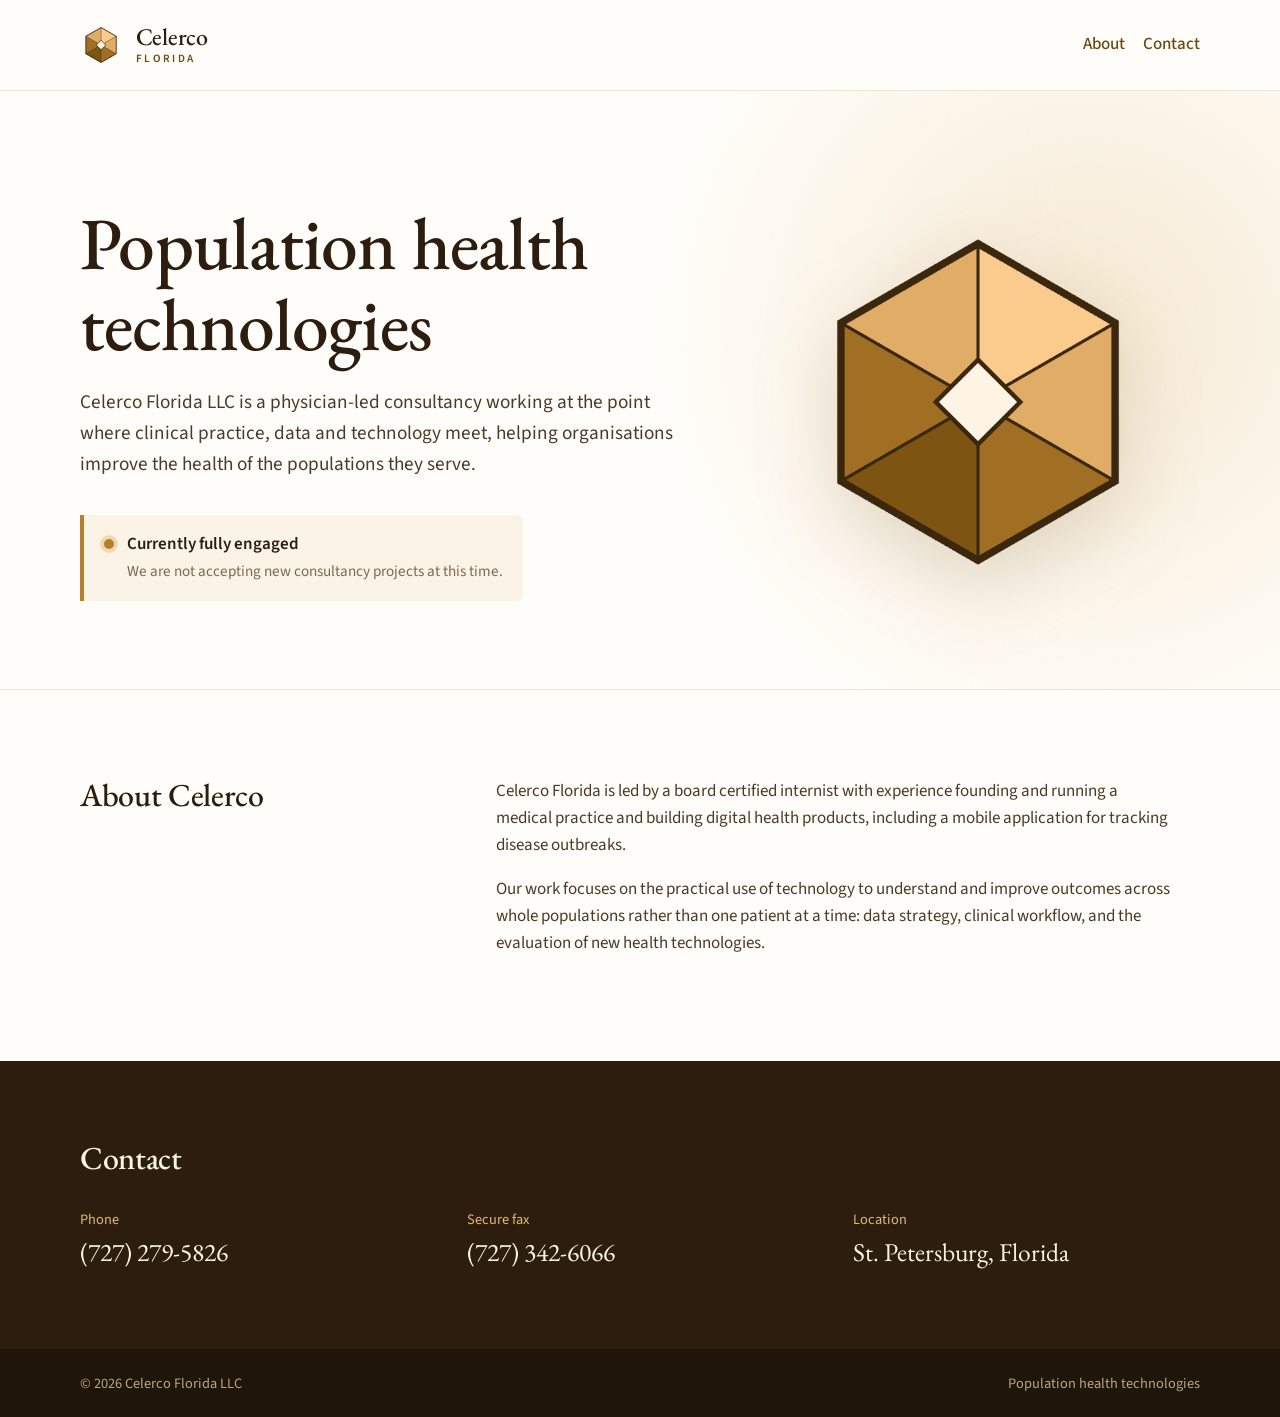
<file: index.html>
<!DOCTYPE html>
<html lang="en">
<head>
  <meta charset="UTF-8">
  <meta name="viewport" content="width=device-width, initial-scale=1.0">
  <title>Celerco Florida LLC | Population health technologies</title>
  <meta name="description" content="Celerco Florida LLC is a population health technologies consultancy based in St. Petersburg, Florida.">
  <link rel="icon" type="image/png" href="assets/celerco-florida-icon.png">
  <link rel="preconnect" href="https://fonts.googleapis.com">
  <link rel="preconnect" href="https://fonts.gstatic.com" crossorigin>
  <link href="https://fonts.googleapis.com/css2?family=EB+Garamond:ital,wght@0,400;0,500;0,600;1,400&family=Source+Sans+3:wght@400;500;600&display=swap" rel="stylesheet">

  <!--
    ============================================================
    HOW TO EDIT THIS PAGE
    ------------------------------------------------------------
    Everything you might want to change is marked further down with
    a comment that starts with   EDIT:
    Just change the words between the tags. Leave the tags alone.
    Example:  <p>Change these words</p>  <- only change the words.
    ============================================================
  -->

  <style>
    :root {
      --ink: #2c1d0e;        /* deep brown, same as the logo outline */
      --bark: #6b4a12;       /* dark gold from the logo's lower faces */
      --gold: #b67f2a;       /* mid gold */
      --sand: #e1b77c;       /* light gold from the logo's top faces */
      --cream: #fbf3e5;      /* the diamond at the centre of the logo */
      --paper: #fffdf9;
      --muted: #7a6a55;
    }

    * { box-sizing: border-box; margin: 0; padding: 0; }

    html { scroll-behavior: smooth; }

    body {
      font-family: "Source Sans 3", "Segoe UI", sans-serif;
      font-size: 1.0625rem;
      line-height: 1.6;
      color: var(--ink);
      background: var(--paper);
      -webkit-font-smoothing: antialiased;
    }

    h1, h2, .brand-name {
      font-family: "EB Garamond", Georgia, serif;
      font-weight: 500;
      line-height: 1.1;
      letter-spacing: -0.01em;
    }

    a { color: inherit; }

    .wrap {
      width: min(1120px, 100% - 3rem);
      margin-inline: auto;
    }

    /* ---------- Header ---------- */
    header {
      padding: 1.5rem 0;
      border-bottom: 1px solid #efe3cf;
    }

    header .wrap {
      display: flex;
      align-items: center;
      justify-content: space-between;
      gap: 1.5rem;
    }

    .brand {
      display: flex;
      align-items: center;
      gap: 0.85rem;
      text-decoration: none;
    }

    .brand img { width: 42px; height: 42px; }

    .brand-name { font-size: 1.5rem; }

    .brand-name small {
      display: block;
      font-family: "Source Sans 3", sans-serif;
      font-size: 0.7rem;
      font-weight: 600;
      letter-spacing: 0.22em;
      color: var(--bark);
      margin-top: 0.15rem;
    }

    nav a {
      font-weight: 500;
      text-decoration: none;
      color: var(--bark);
      padding: 0.4rem 0;
      border-bottom: 2px solid transparent;
    }

    nav a:hover, nav a:focus-visible { border-bottom-color: var(--gold); outline: none; }

    /* ---------- Hero ---------- */
    .hero {
      padding: clamp(3.5rem, 9vw, 7rem) 0 clamp(3rem, 7vw, 5.5rem);
      background:
        radial-gradient(circle at 85% 40%, #f6e9d3 0, transparent 38%),
        var(--paper);
    }

    .hero .wrap {
      display: grid;
      grid-template-columns: 1.15fr 0.85fr;
      align-items: center;
      gap: clamp(2rem, 6vw, 5rem);
    }

    .hero h1 {
      font-size: clamp(2.6rem, 6vw, 4.6rem);
      margin-bottom: 1.4rem;
      text-wrap: balance;
    }

    .hero .lede {
      font-size: 1.2rem;
      max-width: 34em;
      color: #4a3a27;
      margin-bottom: 2.2rem;
    }

    .status {
      display: inline-flex;
      align-items: flex-start;
      gap: 0.8rem;
      padding: 1rem 1.25rem;
      border-left: 4px solid var(--gold);
      background: var(--cream);
      border-radius: 0 6px 6px 0;
      max-width: 34em;
    }

    .status .dot {
      flex: none;
      width: 10px; height: 10px;
      margin-top: 0.5rem;
      border-radius: 50%;
      background: var(--gold);
      box-shadow: 0 0 0 4px #efd9b3;
    }

    .status strong { display: block; font-weight: 600; }
    .status span { color: var(--muted); font-size: 0.95rem; }

    .hero-art {
      display: flex;
      justify-content: center;
    }

    .hero-art img {
      width: min(100%, 380px);
      height: auto;
      filter: drop-shadow(0 24px 40px rgba(107, 74, 18, 0.18));
    }

    /* ---------- About ---------- */
    .about {
      padding: clamp(3rem, 7vw, 5.5rem) 0;
      border-top: 1px solid #efe3cf;
    }

    .about .wrap {
      display: grid;
      grid-template-columns: 1fr 2fr;
      gap: clamp(1.5rem, 5vw, 4rem);
    }

    .about h2 { font-size: 2rem; }

    .about p { max-width: 40em; margin-bottom: 1rem; color: #4a3a27; }

    /* ---------- Contact ---------- */
    .contact {
      background: var(--ink);
      color: var(--cream);
      padding: clamp(3rem, 7vw, 5rem) 0;
    }

    .contact .wrap {
      display: grid;
      grid-template-columns: 1fr 1fr 1fr;
      gap: 2.5rem;
    }

    .contact h2 {
      font-size: 2rem;
      grid-column: 1 / -1;
      margin-bottom: -0.5rem;
    }

    .contact dt {
      font-size: 0.9rem;
      color: var(--sand);
      margin-bottom: 0.3rem;
    }

    .contact dd {
      font-family: "EB Garamond", Georgia, serif;
      font-size: 1.6rem;
      line-height: 1.3;
    }

    .contact dd a { text-decoration: none; }
    .contact dd a:hover { text-decoration: underline; text-decoration-color: var(--gold); }

    /* ---------- Footer ---------- */
    footer {
      background: #1f1508;
      color: #b7a58a;
      font-size: 0.9rem;
      padding: 1.4rem 0;
    }

    footer .wrap {
      display: flex;
      justify-content: space-between;
      flex-wrap: wrap;
      gap: 0.5rem;
    }

    /* ---------- Small screens ---------- */
    @media (max-width: 820px) {
      .hero .wrap { grid-template-columns: 1fr; }
      .hero-art { order: -1; }
      .hero-art img { width: min(60%, 260px); }
      .about .wrap { grid-template-columns: 1fr; }
      .contact .wrap { grid-template-columns: 1fr; gap: 1.5rem; }
      nav { display: none; }
    }

    @media (prefers-reduced-motion: no-preference) {
      html { scroll-behavior: smooth; }
    }
  </style>
</head>

<body>

  <header>
    <div class="wrap">
      <a class="brand" href="#top">
        <img src="assets/celerco-florida-icon.png" alt="">
        <span class="brand-name">Celerco<small>FLORIDA</small></span>
      </a>
      <nav>
        <a href="#about">About</a>
        &nbsp;&nbsp;&nbsp;&nbsp;
        <a href="#contact">Contact</a>
      </nav>
    </div>
  </header>

  <main id="top">

    <section class="hero">
      <div class="wrap">
        <div>
          <!-- EDIT: main headline -->
          <h1>Population health technologies</h1>

          <!-- EDIT: one or two sentences describing the company -->
          <p class="lede">
            Celerco Florida LLC is a physician-led consultancy working at the point where
            clinical practice, data and technology meet, helping organisations improve
            the health of the populations they serve.
          </p>

          <!-- EDIT: current availability notice -->
          <div class="status">
            <span class="dot"></span>
            <div>
              <strong>Currently fully engaged</strong>
              <span>We are not accepting new consultancy projects at this time.</span>
            </div>
          </div>
        </div>

        <div class="hero-art">
          <img src="assets/celerco-florida-icon.png" alt="Celerco Florida emblem">
        </div>
      </div>
    </section>

    <section class="about" id="about">
      <div class="wrap">
        <h2>About Celerco</h2>
        <div>
          <!-- EDIT: about paragraphs. Add or remove <p> ... </p> blocks as you like. -->
          <p>
            Celerco Florida is led by a board certified internist with experience founding
            and running a medical practice and building digital health products, including
            a mobile application for tracking disease outbreaks.
          </p>
          <p>
            Our work focuses on the practical use of technology to understand and improve
            outcomes across whole populations rather than one patient at a time: data
            strategy, clinical workflow, and the evaluation of new health technologies.
          </p>
        </div>
      </div>
    </section>

    <section class="contact" id="contact">
      <div class="wrap">
        <h2>Contact</h2>
        <dl>
          <dt>Phone</dt>
          <!-- EDIT: phone number (change it in both places) -->
          <dd><a href="tel:+17272795826">(727) 279-5826</a></dd>
        </dl>
        <dl>
          <dt>Secure fax</dt>
          <!-- EDIT: fax number -->
          <dd>(727) 342-6066</dd>
        </dl>
        <dl>
          <dt>Location</dt>
          <!-- EDIT: location -->
          <dd>St. Petersburg, Florida</dd>
        </dl>
      </div>
    </section>

  </main>

  <footer>
    <div class="wrap">
      <!-- EDIT: footer text -->
      <span>&copy; 2026 Celerco Florida LLC</span>
      <span>Population health technologies</span>
    </div>
  </footer>

</body>
</html>
</file>
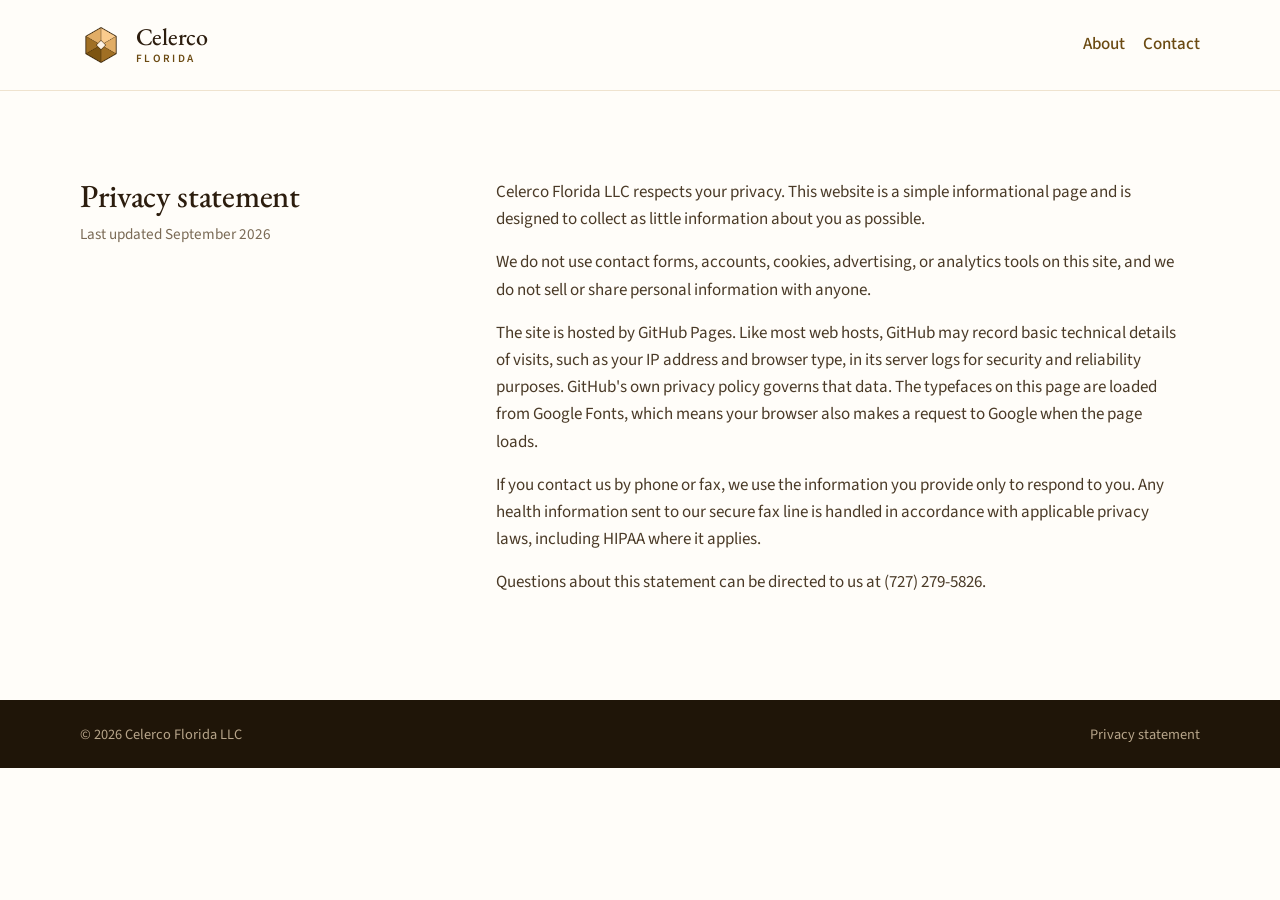
<file: privacy.html>
<!DOCTYPE html>
<html lang="en">
<head>
  <meta charset="UTF-8">
  <meta name="viewport" content="width=device-width, initial-scale=1.0">
  <title>Privacy statement | Celerco Florida LLC</title>
  <meta name="description" content="Celerco Florida LLC is a population health technologies consultancy based in St. Petersburg, Florida.">
  <link rel="icon" type="image/png" href="assets/celerco-florida-icon.png">
  <link rel="preconnect" href="https://fonts.googleapis.com">
  <link rel="preconnect" href="https://fonts.gstatic.com" crossorigin>
  <link href="https://fonts.googleapis.com/css2?family=EB+Garamond:ital,wght@0,400;0,500;0,600;1,400&family=Source+Sans+3:wght@400;500;600&display=swap" rel="stylesheet">

  <!--
    ============================================================
    HOW TO EDIT THIS PAGE
    ------------------------------------------------------------
    Everything you might want to change is marked further down with
    a comment that starts with   EDIT:
    Just change the words between the tags. Leave the tags alone.
    Example:  <p>Change these words</p>  <- only change the words.
    ============================================================
  -->

  <style>
    :root {
      --ink: #2c1d0e;        /* deep brown, same as the logo outline */
      --bark: #6b4a12;       /* dark gold from the logo's lower faces */
      --gold: #b67f2a;       /* mid gold */
      --sand: #e1b77c;       /* light gold from the logo's top faces */
      --cream: #fbf3e5;      /* the diamond at the centre of the logo */
      --paper: #fffdf9;
      --muted: #7a6a55;
    }

    * { box-sizing: border-box; margin: 0; padding: 0; }

    html { scroll-behavior: smooth; }

    body {
      font-family: "Source Sans 3", "Segoe UI", sans-serif;
      font-size: 1.0625rem;
      line-height: 1.6;
      color: var(--ink);
      background: var(--paper);
      -webkit-font-smoothing: antialiased;
    }

    h1, h2, .brand-name {
      font-family: "EB Garamond", Georgia, serif;
      font-weight: 500;
      line-height: 1.1;
      letter-spacing: -0.01em;
    }

    a { color: inherit; }

    .wrap {
      width: min(1120px, 100% - 3rem);
      margin-inline: auto;
    }

    /* ---------- Header ---------- */
    header {
      padding: 1.5rem 0;
      border-bottom: 1px solid #efe3cf;
    }

    header .wrap {
      display: flex;
      align-items: center;
      justify-content: space-between;
      gap: 1.5rem;
    }

    .brand {
      display: flex;
      align-items: center;
      gap: 0.85rem;
      text-decoration: none;
    }

    .brand img { width: 42px; height: 42px; }

    .brand-name { font-size: 1.5rem; }

    .brand-name small {
      display: block;
      font-family: "Source Sans 3", sans-serif;
      font-size: 0.7rem;
      font-weight: 600;
      letter-spacing: 0.22em;
      color: var(--bark);
      margin-top: 0.15rem;
    }

    nav a {
      font-weight: 500;
      text-decoration: none;
      color: var(--bark);
      padding: 0.4rem 0;
      border-bottom: 2px solid transparent;
    }

    nav a:hover, nav a:focus-visible { border-bottom-color: var(--gold); outline: none; }

    /* ---------- Hero ---------- */
    .hero {
      padding: clamp(3.5rem, 9vw, 7rem) 0 clamp(3rem, 7vw, 5.5rem);
      background:
        radial-gradient(circle at 85% 40%, #f6e9d3 0, transparent 38%),
        var(--paper);
    }

    .hero .wrap {
      display: grid;
      grid-template-columns: 1.15fr 0.85fr;
      align-items: center;
      gap: clamp(2rem, 6vw, 5rem);
    }

    .hero h1 {
      font-size: clamp(2.6rem, 6vw, 4.6rem);
      margin-bottom: 1.4rem;
      text-wrap: balance;
    }

    .hero .lede {
      font-size: 1.2rem;
      max-width: 34em;
      color: #4a3a27;
      margin-bottom: 2.2rem;
    }

    .status {
      display: inline-flex;
      align-items: flex-start;
      gap: 0.8rem;
      padding: 1rem 1.25rem;
      border-left: 4px solid var(--gold);
      background: var(--cream);
      border-radius: 0 6px 6px 0;
      max-width: 34em;
    }

    .status .dot {
      flex: none;
      width: 10px; height: 10px;
      margin-top: 0.5rem;
      border-radius: 50%;
      background: var(--gold);
      box-shadow: 0 0 0 4px #efd9b3;
    }

    .status strong { display: block; font-weight: 600; }
    .status span { color: var(--muted); font-size: 0.95rem; }

    .hero-art {
      display: flex;
      justify-content: center;
    }

    .hero-art img {
      width: min(100%, 380px);
      height: auto;
      filter: drop-shadow(0 24px 40px rgba(107, 74, 18, 0.18));
    }

    /* ---------- About ---------- */
    .about {
      padding: clamp(3rem, 7vw, 5.5rem) 0;
      border-top: 1px solid #efe3cf;
    }

    .about .wrap {
      display: grid;
      grid-template-columns: 1fr 2fr;
      gap: clamp(1.5rem, 5vw, 4rem);
    }

    .about h2 { font-size: 2rem; }

    .about p { max-width: 40em; margin-bottom: 1rem; color: #4a3a27; }

    /* ---------- Contact ---------- */
    .contact {
      background: var(--ink);
      color: var(--cream);
      padding: clamp(3rem, 7vw, 5rem) 0;
    }

    .contact .wrap {
      display: grid;
      grid-template-columns: 1fr 1fr 1fr;
      gap: 2.5rem;
    }

    .contact h2 {
      font-size: 2rem;
      grid-column: 1 / -1;
      margin-bottom: -0.5rem;
    }

    .contact dt {
      font-size: 0.9rem;
      color: var(--sand);
      margin-bottom: 0.3rem;
    }

    .contact dd {
      font-family: "EB Garamond", Georgia, serif;
      font-size: 1.6rem;
      line-height: 1.3;
    }

    .contact dd a { text-decoration: none; }
    .contact dd a:hover { text-decoration: underline; text-decoration-color: var(--gold); }

    /* ---------- Footer ---------- */
    footer {
      background: #1f1508;
      color: #b7a58a;
      font-size: 0.9rem;
      padding: 1.4rem 0;
    }

    footer .wrap {
      display: flex;
      justify-content: space-between;
      flex-wrap: wrap;
      gap: 0.5rem;
    }

    /* ---------- Small screens ---------- */
    @media (max-width: 820px) {
      .hero .wrap { grid-template-columns: 1fr; }
      .hero-art { order: -1; }
      .hero-art img { width: min(60%, 260px); }
      .about .wrap { grid-template-columns: 1fr; }
      .contact .wrap { grid-template-columns: 1fr; gap: 1.5rem; }
      nav { display: none; }
    }

    @media (prefers-reduced-motion: no-preference) {
      html { scroll-behavior: smooth; }
    }
  </style>
</head>

<body>

<header>
    <div class="wrap">
      <a class="brand" href="index.html">
        <img src="assets/celerco-florida-icon.png" alt="">
        <span class="brand-name">Celerco<small>FLORIDA</small></span>
      </a>
      <nav>
        <a href="index.html#about">About</a>
        &nbsp;&nbsp;&nbsp;&nbsp;
        <a href="index.html#contact">Contact</a>
      </nav>
    </div>
  </header>

  <main>
    <section class="about" style="border-top:none;">
      <div class="wrap">
        <div>
          <h2>Privacy statement</h2>
          <!-- EDIT: date this statement was last updated -->
          <p style="color:var(--muted);font-size:0.95rem;margin-top:0.5rem;">Last updated September 2026</p>
        </div>
        <div>
          <!-- EDIT: privacy statement text. Add or remove <p> ... </p> blocks as needed. -->
          <p>
            Celerco Florida LLC respects your privacy. This website is a simple informational
            page and is designed to collect as little information about you as possible.
          </p>
          <p>
            We do not use contact forms, accounts, cookies, advertising, or analytics tools on
            this site, and we do not sell or share personal information with anyone.
          </p>
          <p>
            The site is hosted by GitHub Pages. Like most web hosts, GitHub may record basic
            technical details of visits, such as your IP address and browser type, in its
            server logs for security and reliability purposes. GitHub's own privacy policy
            governs that data. The typefaces on this page are loaded from Google Fonts, which
            means your browser also makes a request to Google when the page loads.
          </p>
          <p>
            If you contact us by phone or fax, we use the information you provide only to
            respond to you. Any health information sent to our secure fax line is handled in
            accordance with applicable privacy laws, including HIPAA where it applies.
          </p>
          <p>
            Questions about this statement can be directed to us at (727) 279-5826.
          </p>
        </div>
      </div>
    </section>
  </main>

<footer>
    <div class="wrap">
      <!-- EDIT: footer text -->
      <span>&copy; 2026 Celerco Florida LLC</span>
      <span><a href="privacy.html" style="text-decoration:none;">Privacy statement</a></span>
    </div>
  </footer>

</body>
</html>
</file>
